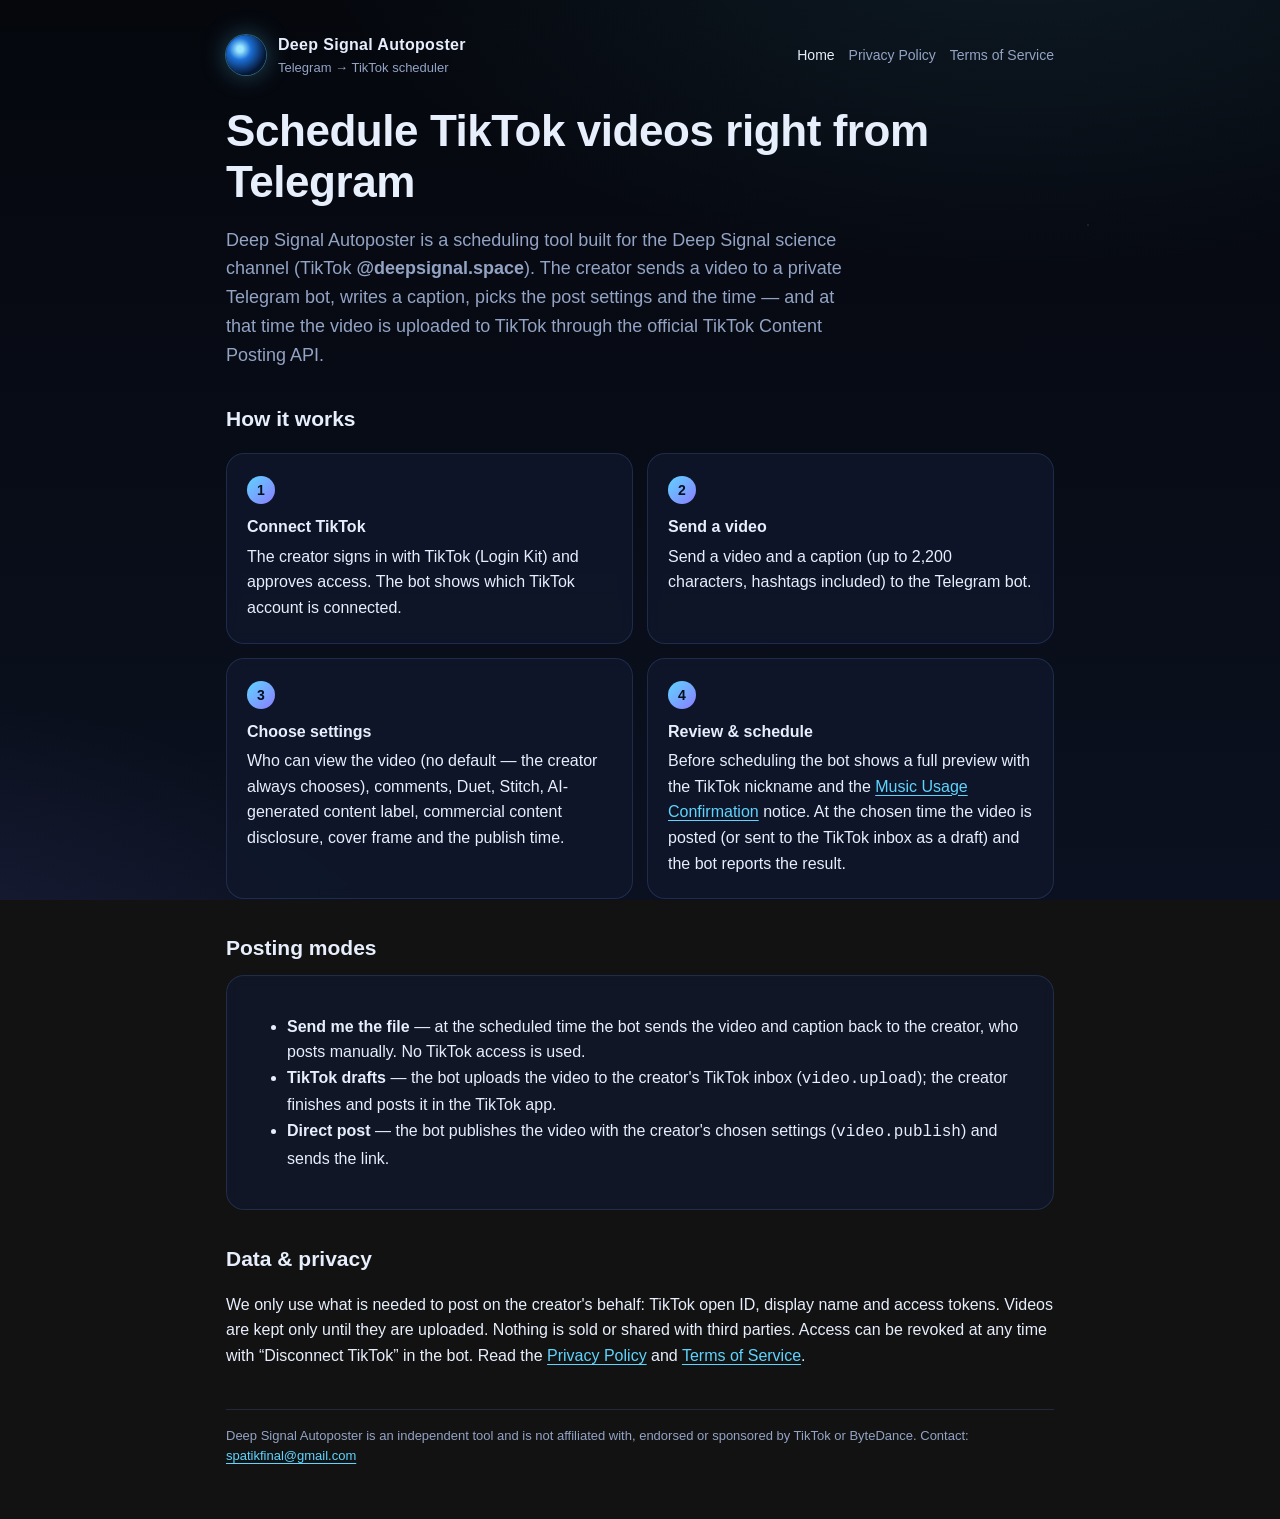
<file: index.html>
<!doctype html>
<html lang="en">
<head>
<meta charset="utf-8">
<meta name="viewport" content="width=device-width, initial-scale=1">
<title>Deep Signal Autoposter</title>
<meta name="description" content="Schedule and publish TikTok videos from Telegram with the official TikTok Content Posting API.">
<link rel="stylesheet" href="style.css">
</head>
<body>
<div class="wrap">
  <header class="top">
    <div class="logo" aria-hidden="true"></div>
    <div class="name">Deep Signal Autoposter<small>Telegram → TikTok scheduler</small></div>
    <nav class="links">
      <a href="./" aria-current="page">Home</a>
      <a href="privacy.html">Privacy Policy</a>
      <a href="terms.html">Terms of Service</a>
    </nav>
  </header>

  <h1>Schedule TikTok videos right from Telegram</h1>
  <p class="lead">Deep Signal Autoposter is a scheduling tool built for the Deep Signal science channel
    (TikTok <b>@deepsignal.space</b>). The creator sends a video to a private Telegram bot, writes a caption,
    picks the post settings and the time — and at that time the video is uploaded to TikTok through the
    official TikTok Content Posting API.</p>

  <h2>How it works</h2>
  <div class="grid">
    <div class="card step"><span class="n">1</span><b>Connect TikTok</b>
      The creator signs in with TikTok (Login Kit) and approves access. The bot shows which TikTok account is connected.</div>
    <div class="card step"><span class="n">2</span><b>Send a video</b>
      Send a video and a caption (up to 2,200 characters, hashtags included) to the Telegram bot.</div>
    <div class="card step"><span class="n">3</span><b>Choose settings</b>
      Who can view the video (no default — the creator always chooses), comments, Duet, Stitch, AI-generated
      content label, commercial content disclosure, cover frame and the publish time.</div>
    <div class="card step"><span class="n">4</span><b>Review &amp; schedule</b>
      Before scheduling the bot shows a full preview with the TikTok nickname and the
      <a href="https://www.tiktok.com/legal/page/global/music-usage-confirmation/en" rel="noopener">Music Usage Confirmation</a> notice.
      At the chosen time the video is posted (or sent to the TikTok inbox as a draft) and the bot reports the result.</div>
  </div>

  <h2>Posting modes</h2>
  <div class="card">
    <ul>
      <li><b>Send me the file</b> — at the scheduled time the bot sends the video and caption back to the creator, who posts manually. No TikTok access is used.</li>
      <li><b>TikTok drafts</b> — the bot uploads the video to the creator's TikTok inbox (<code>video.upload</code>); the creator finishes and posts it in the TikTok app.</li>
      <li><b>Direct post</b> — the bot publishes the video with the creator's chosen settings (<code>video.publish</code>) and sends the link.</li>
    </ul>
  </div>

  <h2>Data &amp; privacy</h2>
  <p>We only use what is needed to post on the creator's behalf: TikTok open ID, display name and access tokens.
    Videos are kept only until they are uploaded. Nothing is sold or shared with third parties.
    Access can be revoked at any time with “Disconnect TikTok” in the bot. Read the
    <a href="privacy.html">Privacy Policy</a> and <a href="terms.html">Terms of Service</a>.</p>

  <footer>
    Deep Signal Autoposter is an independent tool and is not affiliated with, endorsed or sponsored by TikTok or ByteDance.
    Contact: <a href="mailto:spatikfinal@gmail.com">spatikfinal@gmail.com</a>
  </footer>
</div>
</body>
</html>
</file>
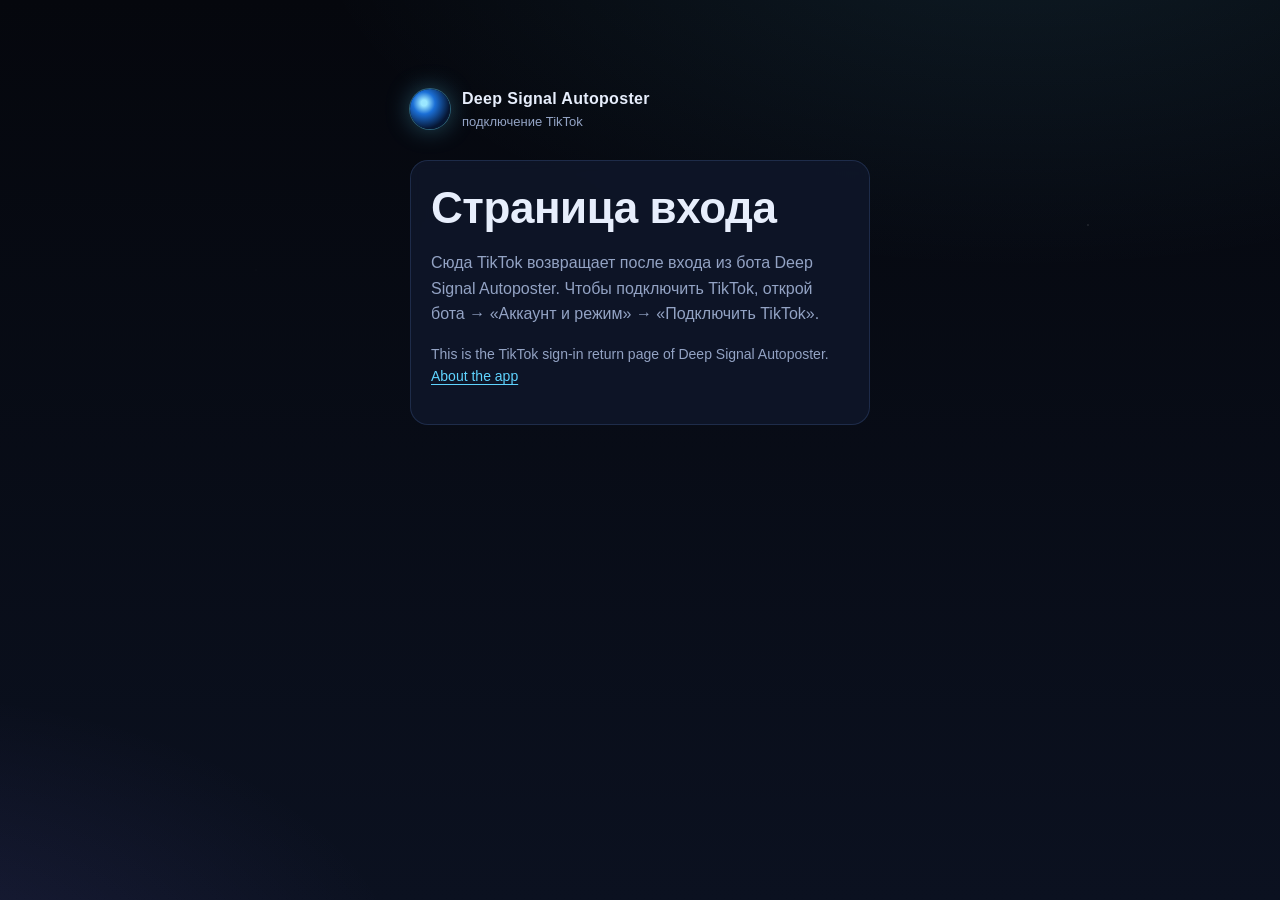
<file: callback.html>
<!doctype html>
<html lang="ru">
<head>
<meta charset="utf-8">
<meta name="viewport" content="width=device-width, initial-scale=1">
<meta name="robots" content="noindex">
<meta name="referrer" content="no-referrer">
<title>Почти готово — Deep Signal Autoposter</title>
<link rel="stylesheet" href="style.css">
</head>
<body>
<div class="wrap">
  <div class="center">
    <header class="top">
      <div class="logo" aria-hidden="true"></div>
      <div class="name">Deep Signal Autoposter<small>подключение TikTok</small></div>
    </header>

    <div class="card" id="ok" hidden>
      <div class="status">✓ TikTok разрешил доступ</div>
      <h1>Почти готово</h1>
      <p>Нажми «Скопировать», вернись в Telegram и отправь скопированное боту <b>одним сообщением</b>.</p>
      <button class="btn" id="copy" type="button">Скопировать</button>
      <a class="btn ghost" id="back" hidden>Вернуться в Telegram</a>
      <p class="muted small">Код одноразовый и живёт несколько минут — не тяни. Никому, кроме своего бота, его не отправляй.</p>
      <details id="manual">
        <summary>Не копируется?</summary>
        <p class="small">Выдели текст ниже целиком и скопируй вручную:</p>
        <textarea id="raw" readonly></textarea>
      </details>
      <p class="en">Almost done: copy this link and send it to your Deep Signal Autoposter bot in Telegram.</p>
    </div>

    <div class="card" id="err" hidden>
      <div class="status err">✕ Вход не завершён</div>
      <h1>TikTok не дал доступ</h1>
      <p id="errtext" class="muted"></p>
      <p>Вернись в бота: «Аккаунт и режим» → «Подключить TikTok» — и попробуй ещё раз.</p>
      <a class="btn ghost" id="back2" hidden>Вернуться в Telegram</a>
      <p class="en">Sign-in was not completed. Go back to the bot and try again.</p>
    </div>

    <div class="card" id="empty" hidden>
      <h1>Страница входа</h1>
      <p class="muted">Сюда TikTok возвращает после входа из бота Deep Signal Autoposter.
        Чтобы подключить TikTok, открой бота → «Аккаунт и режим» → «Подключить TikTok».</p>
      <p class="en">This is the TikTok sign-in return page of Deep Signal Autoposter. <a href="./">About the app</a></p>
    </div>
  </div>
</div>
<script>
(function () {
  var q = new URLSearchParams(window.location.search);
  var code = q.get("code");
  var error = q.get("error");
  var state = q.get("state") || "";
  var m = state.match(/\.([A-Za-z0-9_]{5,32})$/);
  var botUrl = m ? "https://t.me/" + m[1] : null;

  function show(id) { document.getElementById(id).hidden = false; }
  function link(id) {
    if (!botUrl) return;
    var a = document.getElementById(id);
    a.href = botUrl;
    a.hidden = false;
  }

  if (error) {
    var desc = q.get("error_description") || error;
    document.getElementById("errtext").textContent = desc === "access_denied" || error === "access_denied"
      ? "Ты отменил вход или не дал разрешение." : "Ответ TikTok: " + desc;
    show("err");
    link("back2");
    return;
  }
  if (!code) { show("empty"); return; }

  var text = window.location.href;
  var raw = document.getElementById("raw");
  raw.value = text;
  show("ok");
  link("back");

  var btn = document.getElementById("copy");
  function done() {
    btn.textContent = "Скопировано ✓ — теперь отправь боту";
  }
  function fallback() {
    raw.focus();
    raw.select();
    raw.setSelectionRange(0, text.length);
    var ok = false;
    try { ok = document.execCommand("copy"); } catch (e) { ok = false; }
    if (ok) { done(); } else { document.getElementById("manual").open = true; }
  }
  btn.addEventListener("click", function () {
    if (navigator.clipboard && window.isSecureContext) {
      navigator.clipboard.writeText(text).then(done, fallback);
    } else {
      fallback();
    }
  });
})();
</script>
</body>
</html>
</file>
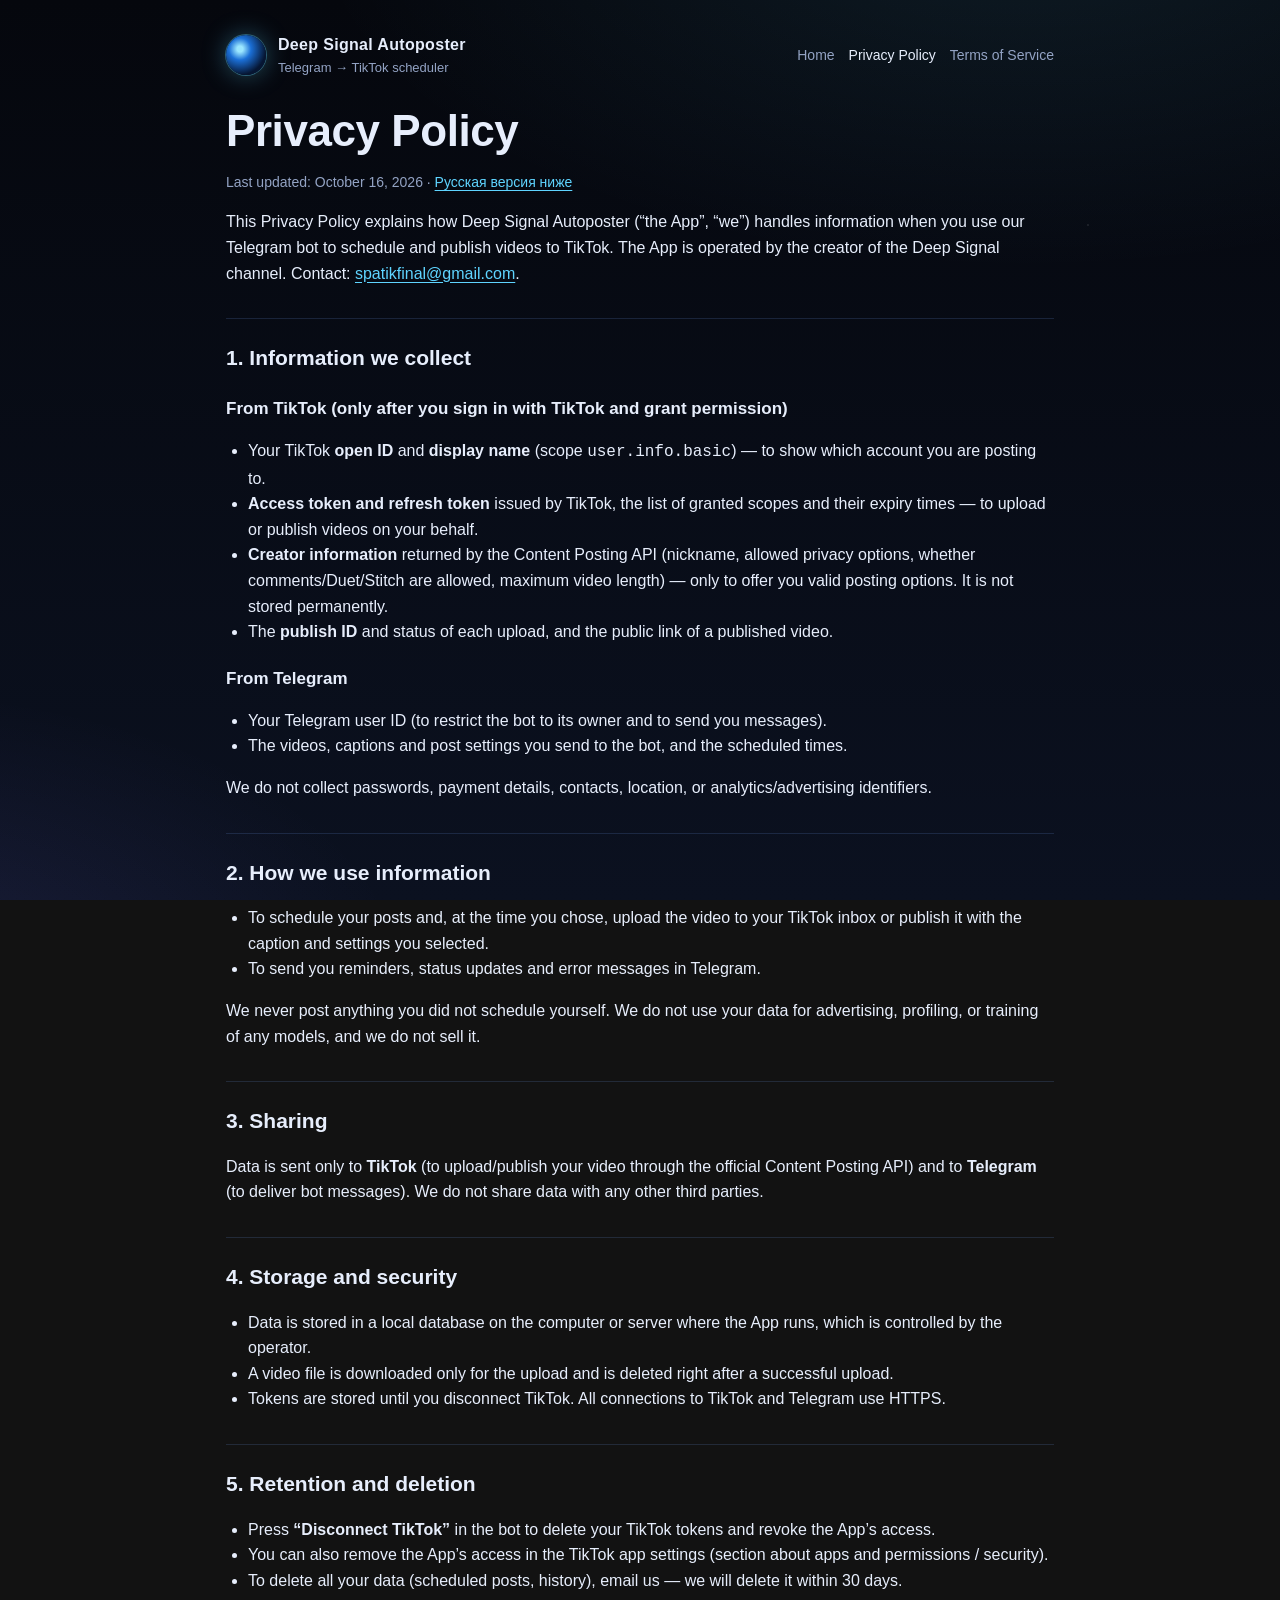
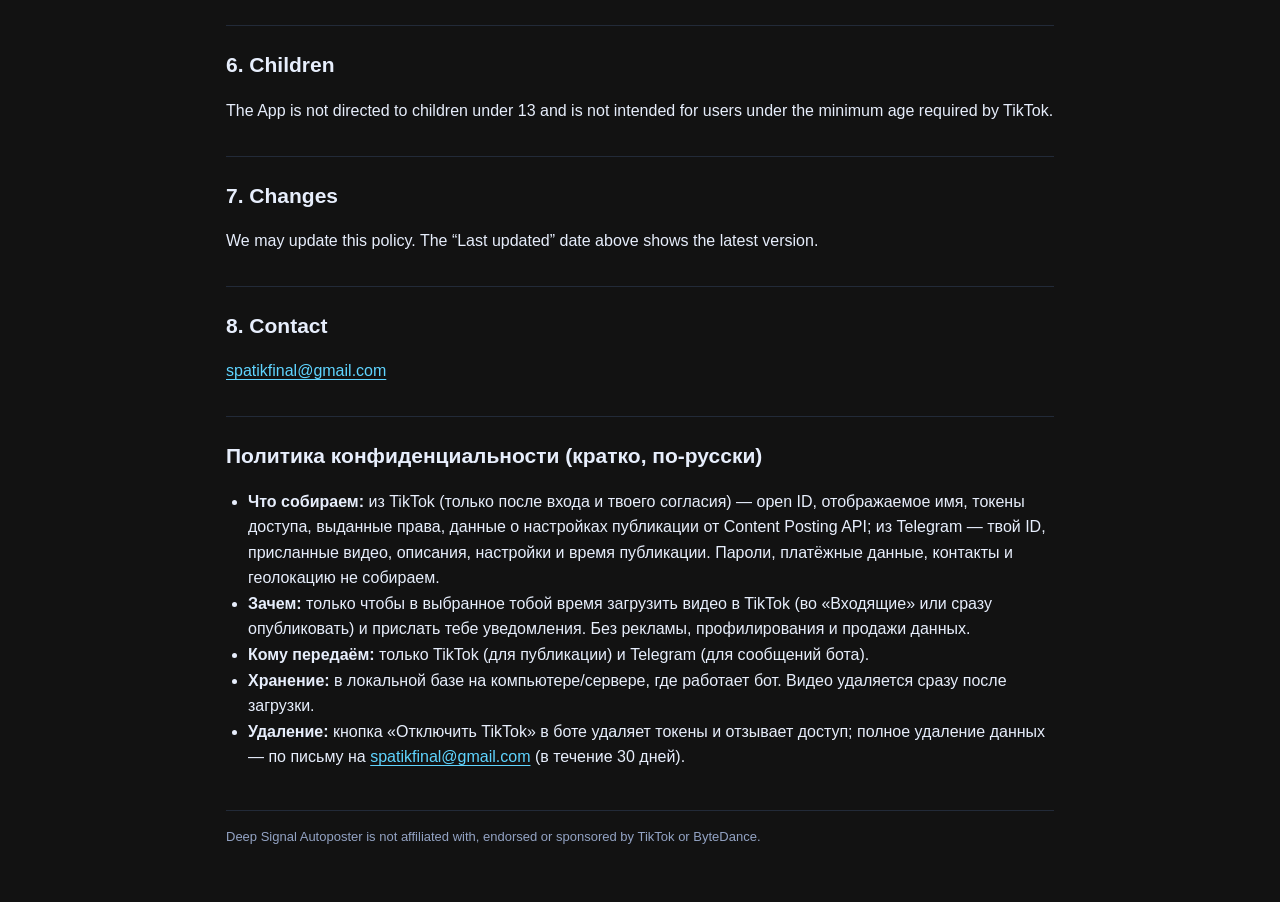
<file: privacy.html>
<!doctype html>
<html lang="en">
<head>
<meta charset="utf-8">
<meta name="viewport" content="width=device-width, initial-scale=1">
<title>Privacy Policy — Deep Signal Autoposter</title>
<link rel="stylesheet" href="style.css">
</head>
<body>
<div class="wrap doc">
  <header class="top">
    <div class="logo" aria-hidden="true"></div>
    <div class="name">Deep Signal Autoposter<small>Telegram → TikTok scheduler</small></div>
    <nav class="links">
      <a href="./">Home</a>
      <a href="privacy.html" aria-current="page">Privacy Policy</a>
      <a href="terms.html">Terms of Service</a>
    </nav>
  </header>

  <h1>Privacy Policy</h1>
  <p class="updated">Last updated: October 16, 2026 · <a href="#ru">Русская версия ниже</a></p>

  <p>This Privacy Policy explains how Deep Signal Autoposter (“the App”, “we”) handles information when you use our
    Telegram bot to schedule and publish videos to TikTok. The App is operated by the creator of the Deep Signal
    channel. Contact: <a href="mailto:spatikfinal@gmail.com">spatikfinal@gmail.com</a>.</p>

  <h2>1. Information we collect</h2>
  <h3>From TikTok (only after you sign in with TikTok and grant permission)</h3>
  <ul>
    <li>Your TikTok <b>open ID</b> and <b>display name</b> (scope <code>user.info.basic</code>) — to show which account you are posting to.</li>
    <li><b>Access token and refresh token</b> issued by TikTok, the list of granted scopes and their expiry times — to upload or publish videos on your behalf.</li>
    <li><b>Creator information</b> returned by the Content Posting API (nickname, allowed privacy options, whether comments/Duet/Stitch are allowed, maximum video length) — only to offer you valid posting options. It is not stored permanently.</li>
    <li>The <b>publish ID</b> and status of each upload, and the public link of a published video.</li>
  </ul>
  <h3>From Telegram</h3>
  <ul>
    <li>Your Telegram user ID (to restrict the bot to its owner and to send you messages).</li>
    <li>The videos, captions and post settings you send to the bot, and the scheduled times.</li>
  </ul>
  <p>We do not collect passwords, payment details, contacts, location, or analytics/advertising identifiers.</p>

  <h2>2. How we use information</h2>
  <ul>
    <li>To schedule your posts and, at the time you chose, upload the video to your TikTok inbox or publish it with the caption and settings you selected.</li>
    <li>To send you reminders, status updates and error messages in Telegram.</li>
  </ul>
  <p>We never post anything you did not schedule yourself. We do not use your data for advertising, profiling,
    or training of any models, and we do not sell it.</p>

  <h2>3. Sharing</h2>
  <p>Data is sent only to <b>TikTok</b> (to upload/publish your video through the official Content Posting API) and
    to <b>Telegram</b> (to deliver bot messages). We do not share data with any other third parties.</p>

  <h2>4. Storage and security</h2>
  <ul>
    <li>Data is stored in a local database on the computer or server where the App runs, which is controlled by the operator.</li>
    <li>A video file is downloaded only for the upload and is deleted right after a successful upload.</li>
    <li>Tokens are stored until you disconnect TikTok. All connections to TikTok and Telegram use HTTPS.</li>
  </ul>

  <h2>5. Retention and deletion</h2>
  <ul>
    <li>Press <b>“Disconnect TikTok”</b> in the bot to delete your TikTok tokens and revoke the App’s access.</li>
    <li>You can also remove the App’s access in the TikTok app settings (section about apps and permissions / security).</li>
    <li>To delete all your data (scheduled posts, history), email us — we will delete it within 30 days.</li>
  </ul>

  <h2>6. Children</h2>
  <p>The App is not directed to children under 13 and is not intended for users under the minimum age required by TikTok.</p>

  <h2>7. Changes</h2>
  <p>We may update this policy. The “Last updated” date above shows the latest version.</p>

  <h2>8. Contact</h2>
  <p><a href="mailto:spatikfinal@gmail.com">spatikfinal@gmail.com</a></p>

  <h2 id="ru">Политика конфиденциальности (кратко, по-русски)</h2>
  <ul>
    <li><b>Что собираем:</b> из TikTok (только после входа и твоего согласия) — open ID, отображаемое имя, токены доступа,
      выданные права, данные о настройках публикации от Content Posting API; из Telegram — твой ID, присланные видео,
      описания, настройки и время публикации. Пароли, платёжные данные, контакты и геолокацию не собираем.</li>
    <li><b>Зачем:</b> только чтобы в выбранное тобой время загрузить видео в TikTok (во «Входящие» или сразу опубликовать)
      и прислать тебе уведомления. Без рекламы, профилирования и продажи данных.</li>
    <li><b>Кому передаём:</b> только TikTok (для публикации) и Telegram (для сообщений бота).</li>
    <li><b>Хранение:</b> в локальной базе на компьютере/сервере, где работает бот. Видео удаляется сразу после загрузки.</li>
    <li><b>Удаление:</b> кнопка «Отключить TikTok» в боте удаляет токены и отзывает доступ; полное удаление данных — по письму на
      <a href="mailto:spatikfinal@gmail.com">spatikfinal@gmail.com</a> (в течение 30 дней).</li>
  </ul>

  <footer>Deep Signal Autoposter is not affiliated with, endorsed or sponsored by TikTok or ByteDance.</footer>
</div>
</body>
</html>
</file>
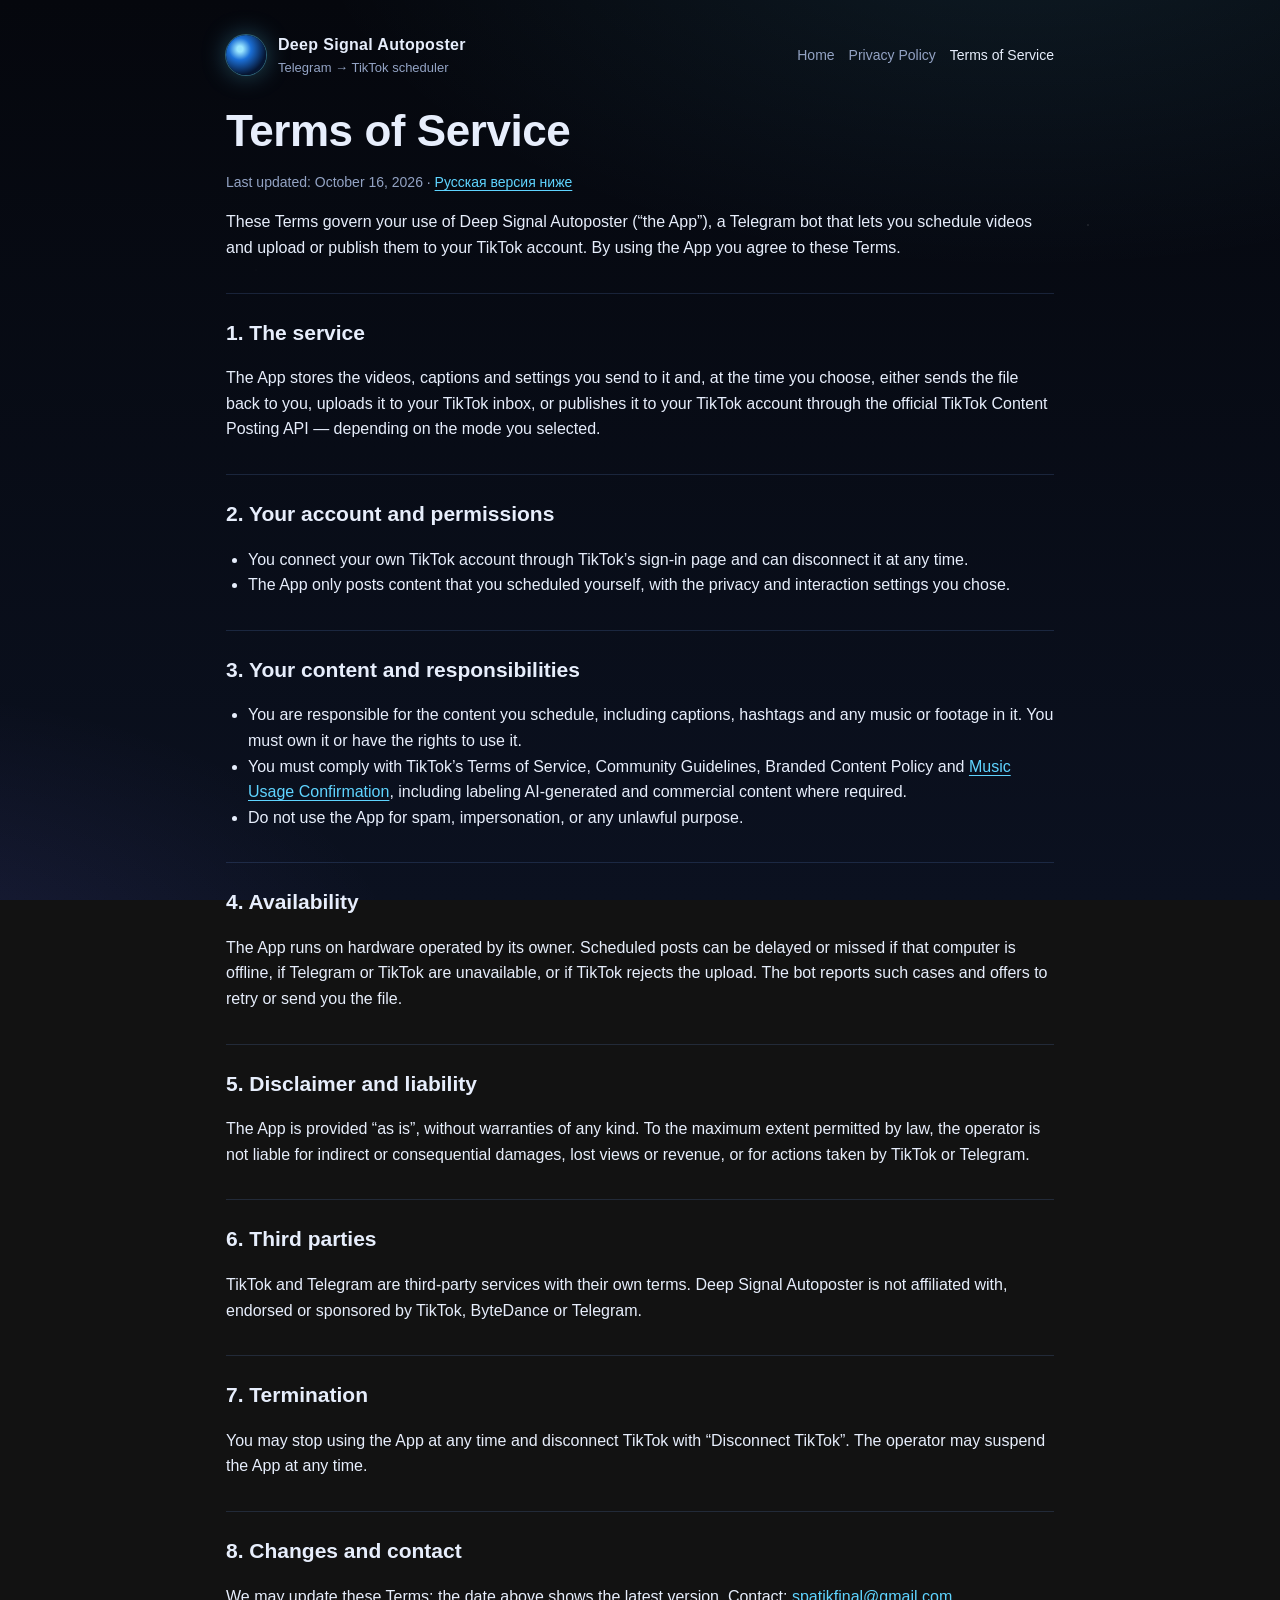
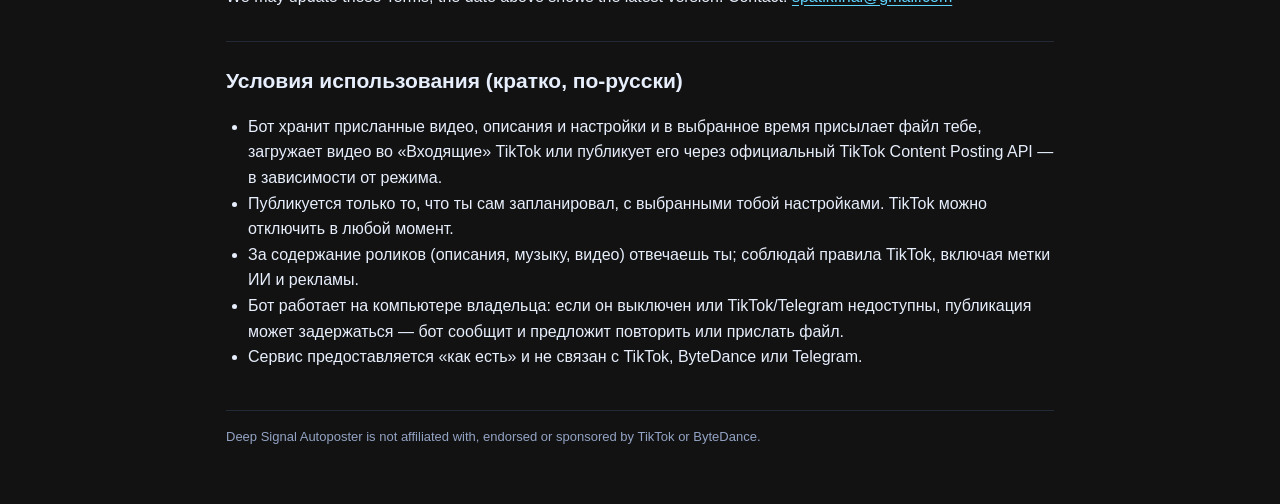
<file: terms.html>
<!doctype html>
<html lang="en">
<head>
<meta charset="utf-8">
<meta name="viewport" content="width=device-width, initial-scale=1">
<title>Terms of Service — Deep Signal Autoposter</title>
<link rel="stylesheet" href="style.css">
</head>
<body>
<div class="wrap doc">
  <header class="top">
    <div class="logo" aria-hidden="true"></div>
    <div class="name">Deep Signal Autoposter<small>Telegram → TikTok scheduler</small></div>
    <nav class="links">
      <a href="./">Home</a>
      <a href="privacy.html">Privacy Policy</a>
      <a href="terms.html" aria-current="page">Terms of Service</a>
    </nav>
  </header>

  <h1>Terms of Service</h1>
  <p class="updated">Last updated: October 16, 2026 · <a href="#ru">Русская версия ниже</a></p>

  <p>These Terms govern your use of Deep Signal Autoposter (“the App”), a Telegram bot that lets you schedule videos
    and upload or publish them to your TikTok account. By using the App you agree to these Terms.</p>

  <h2>1. The service</h2>
  <p>The App stores the videos, captions and settings you send to it and, at the time you choose, either sends the
    file back to you, uploads it to your TikTok inbox, or publishes it to your TikTok account through the official
    TikTok Content Posting API — depending on the mode you selected.</p>

  <h2>2. Your account and permissions</h2>
  <ul>
    <li>You connect your own TikTok account through TikTok’s sign-in page and can disconnect it at any time.</li>
    <li>The App only posts content that you scheduled yourself, with the privacy and interaction settings you chose.</li>
  </ul>

  <h2>3. Your content and responsibilities</h2>
  <ul>
    <li>You are responsible for the content you schedule, including captions, hashtags and any music or footage in it.
      You must own it or have the rights to use it.</li>
    <li>You must comply with TikTok’s Terms of Service, Community Guidelines, Branded Content Policy and
      <a href="https://www.tiktok.com/legal/page/global/music-usage-confirmation/en" rel="noopener">Music Usage Confirmation</a>,
      including labeling AI-generated and commercial content where required.</li>
    <li>Do not use the App for spam, impersonation, or any unlawful purpose.</li>
  </ul>

  <h2>4. Availability</h2>
  <p>The App runs on hardware operated by its owner. Scheduled posts can be delayed or missed if that computer is
    offline, if Telegram or TikTok are unavailable, or if TikTok rejects the upload. The bot reports such cases and
    offers to retry or send you the file.</p>

  <h2>5. Disclaimer and liability</h2>
  <p>The App is provided “as is”, without warranties of any kind. To the maximum extent permitted by law, the
    operator is not liable for indirect or consequential damages, lost views or revenue, or for actions taken by
    TikTok or Telegram.</p>

  <h2>6. Third parties</h2>
  <p>TikTok and Telegram are third-party services with their own terms. Deep Signal Autoposter is not affiliated
    with, endorsed or sponsored by TikTok, ByteDance or Telegram.</p>

  <h2>7. Termination</h2>
  <p>You may stop using the App at any time and disconnect TikTok with “Disconnect TikTok”. The operator may suspend
    the App at any time.</p>

  <h2>8. Changes and contact</h2>
  <p>We may update these Terms; the date above shows the latest version. Contact:
    <a href="mailto:spatikfinal@gmail.com">spatikfinal@gmail.com</a></p>

  <h2 id="ru">Условия использования (кратко, по-русски)</h2>
  <ul>
    <li>Бот хранит присланные видео, описания и настройки и в выбранное время присылает файл тебе, загружает видео во
      «Входящие» TikTok или публикует его через официальный TikTok Content Posting API — в зависимости от режима.</li>
    <li>Публикуется только то, что ты сам запланировал, с выбранными тобой настройками. TikTok можно отключить в любой момент.</li>
    <li>За содержание роликов (описания, музыку, видео) отвечаешь ты; соблюдай правила TikTok, включая метки ИИ и рекламы.</li>
    <li>Бот работает на компьютере владельца: если он выключен или TikTok/Telegram недоступны, публикация может задержаться —
      бот сообщит и предложит повторить или прислать файл.</li>
    <li>Сервис предоставляется «как есть» и не связан с TikTok, ByteDance или Telegram.</li>
  </ul>

  <footer>Deep Signal Autoposter is not affiliated with, endorsed or sponsored by TikTok or ByteDance.</footer>
</div>
</body>
</html>
</file>
<file: style.css>
:root {
  --bg: #05070d;
  --bg2: #0b1120;
  --card: rgba(16, 24, 44, 0.78);
  --line: rgba(120, 170, 255, 0.16);
  --text: #e7eefc;
  --muted: #93a3c4;
  --accent: #5fd4ff;
  --accent2: #8b7dff;
  --ok: #4be3a0;
  --err: #ff7a8a;
  color-scheme: dark;
}
* { box-sizing: border-box; }
html, body { margin: 0; }
body {
  min-height: 100vh;
  background:
    radial-gradient(1200px 600px at 80% -10%, rgba(95, 212, 255, 0.10), transparent 60%),
    radial-gradient(900px 500px at -10% 110%, rgba(139, 125, 255, 0.12), transparent 60%),
    radial-gradient(1.2px 1.2px at 20% 30%, rgba(255,255,255,.55), transparent 60%),
    radial-gradient(1px 1px at 70% 80%, rgba(255,255,255,.45), transparent 60%),
    radial-gradient(1px 1px at 40% 70%, rgba(255,255,255,.35), transparent 60%),
    radial-gradient(1.4px 1.4px at 85% 25%, rgba(255,255,255,.5), transparent 60%),
    linear-gradient(180deg, var(--bg), var(--bg2));
  background-attachment: fixed;
  color: var(--text);
  font: 16px/1.6 -apple-system, BlinkMacSystemFont, "Segoe UI", Roboto, "Helvetica Neue", Arial, sans-serif;
  -webkit-font-smoothing: antialiased;
}
a { color: var(--accent); text-underline-offset: 3px; }
.wrap { max-width: 860px; margin: 0 auto; padding: 32px 16px 56px; }
header.top { display: flex; align-items: center; gap: 12px; margin-bottom: 28px; }
.logo {
  width: 40px; height: 40px; border-radius: 50%; flex: none;
  background: radial-gradient(circle at 35% 35%, #9be7ff 0 8%, #1b6fd6 30%, #061633 70%);
  box-shadow: 0 0 0 1px rgba(95,212,255,.35), 0 0 24px rgba(95,212,255,.35);
}
header.top .name { font-weight: 700; letter-spacing: .02em; }
header.top .name small { display: block; font-weight: 400; color: var(--muted); font-size: 13px; letter-spacing: 0; }
nav.links { margin-left: auto; display: flex; gap: 14px; flex-wrap: wrap; font-size: 14px; }
nav.links a { color: var(--muted); text-decoration: none; }
nav.links a:hover, nav.links a[aria-current] { color: var(--text); }
h1 { font-size: clamp(28px, 6vw, 44px); line-height: 1.15; margin: 0 0 12px; letter-spacing: -.01em; }
h2 { font-size: 21px; margin: 32px 0 10px; }
h3 { font-size: 17px; margin: 20px 0 6px; }
p, li { color: var(--text); }
.lead { font-size: 18px; color: var(--muted); max-width: 640px; }
.muted { color: var(--muted); }
.small { font-size: 14px; }
.card {
  background: var(--card);
  border: 1px solid var(--line);
  border-radius: 18px;
  padding: 22px 20px;
  backdrop-filter: blur(6px);
}
.grid { display: grid; gap: 14px; grid-template-columns: repeat(auto-fit, minmax(min(300px, 100%), 1fr)); margin: 18px 0; }
.step b { display: block; margin-bottom: 4px; }
.step .n {
  display: inline-grid; place-items: center; width: 28px; height: 28px; border-radius: 50%;
  background: linear-gradient(135deg, var(--accent), var(--accent2)); color: #04101f; font-weight: 800;
  font-size: 14px; margin-bottom: 10px;
}
.doc h2 { border-top: 1px solid var(--line); padding-top: 22px; }
.doc ul { padding-left: 22px; }
.updated { color: var(--muted); font-size: 14px; }
.btn {
  display: inline-flex; align-items: center; justify-content: center; gap: 8px;
  min-height: 52px; padding: 0 22px; border-radius: 14px; border: 0; cursor: pointer;
  font: inherit; font-weight: 700; font-size: 17px; text-decoration: none;
  background: linear-gradient(135deg, var(--accent), var(--accent2)); color: #04101f;
  width: 100%;
}
.btn.ghost { background: transparent; color: var(--text); border: 1px solid var(--line); font-weight: 600; }
.btn + .btn { margin-top: 10px; }
.status { display: flex; align-items: center; gap: 10px; font-weight: 700; color: var(--ok); margin-bottom: 6px; }
.status.err { color: var(--err); }
textarea {
  width: 100%; min-height: 96px; margin-top: 10px; padding: 10px; border-radius: 10px;
  background: #050a16; color: var(--text); border: 1px solid var(--line); font: 13px/1.4 ui-monospace, Menlo, Consolas, monospace;
}
details { margin-top: 14px; color: var(--muted); }
summary { cursor: pointer; }
.center { max-width: 460px; margin: 6vh auto 0; }
footer { margin-top: 40px; color: var(--muted); font-size: 13px; border-top: 1px solid var(--line); padding-top: 16px; }
.en { color: var(--muted); font-size: 14px; }
@media (max-width: 560px) {
  header.top { flex-wrap: wrap; }
  nav.links { margin-left: 0; width: 100%; }
}
</file>
